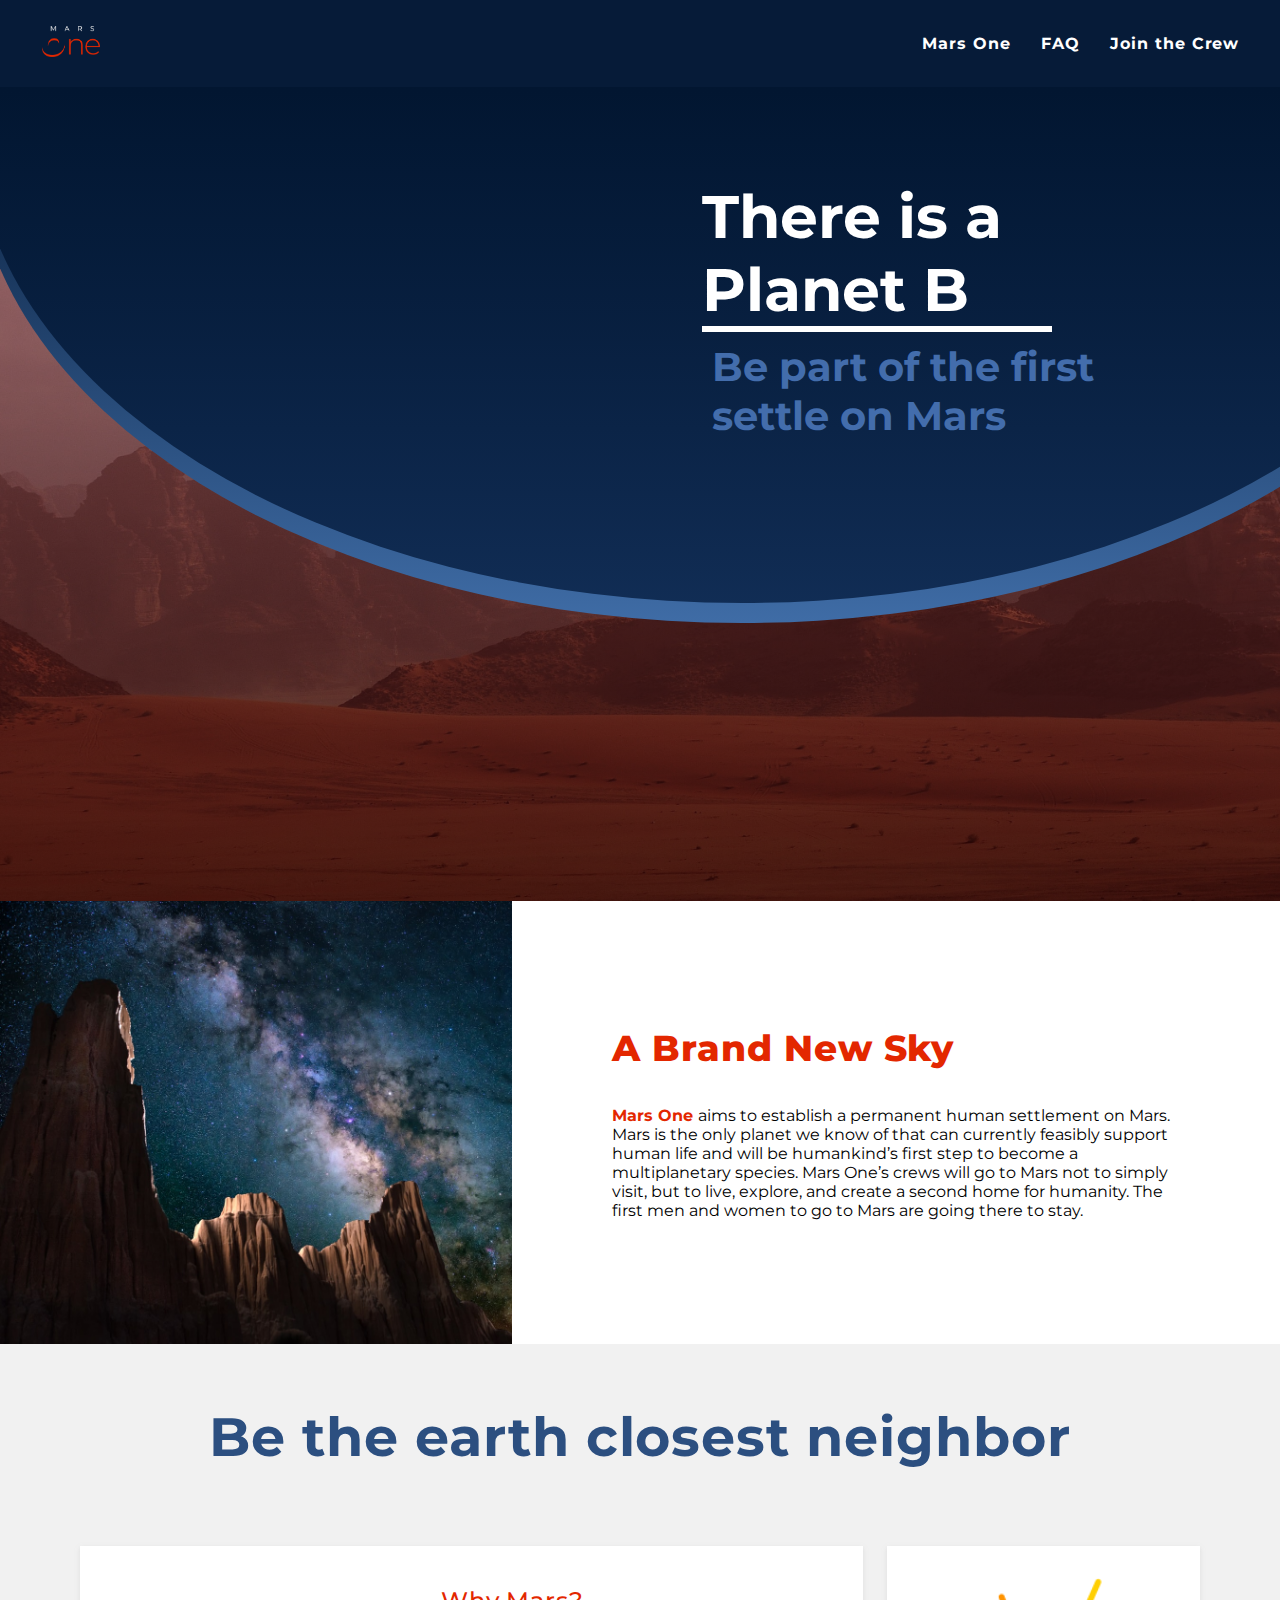
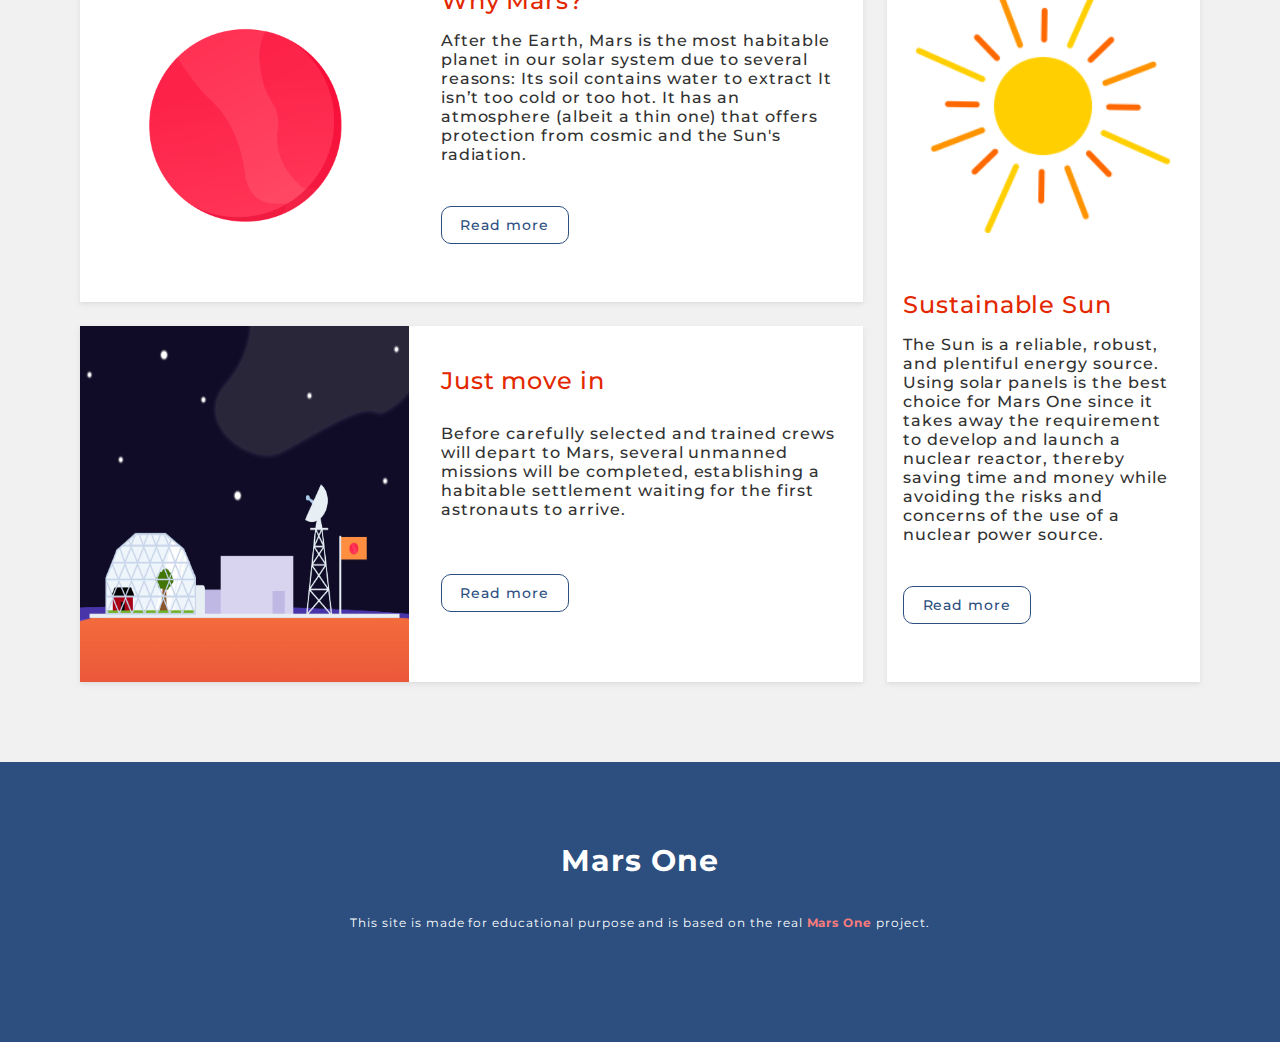
<file: index.html>
<!DOCTYPE html>
<html lang="en">
  <head>
    <meta charset="UTF-8" />
    <link rel="stylesheet" type="text/css" href="./styles/style.css" />

    <link
      href="https://fonts.googleapis.com/css?family=Montserrat:400,500,600,700&display=swap"
      rel="stylesheet"
    />

    <title>Mars One</title>
  </head>

<body>
    <!-- NAV -->
<div class="wrapper">

  <header class="main-header">
      <div class="header">
          <ul class="logo">
            <li>
              <img
                src="./images/header/logo-mars-one-transparent.png"
                alt="logo mars one"
                width="58"
                height="31"
              />
            </li>
          </ul>
          <nav class="navigation">
            <ul class="navigation__link-list">
              <li class="navigation__link-list__item">
                <a href="index.html">Mars One</a>
              </li>
              <li class="navigation__link-list__item">
                <a href="faq.html">FAQ</a>
              </li>
              <li class="navigation__link-list__item">
                <a href="contact.html">Join the Crew</a>
              </li>
            </ul>
          </nav>
        </div>
</header>

<main>
  <section class="banner">
      <div class="picture-space">
              <div class="picture-space__text">
              <h1 class="picture-space__text__title">
                There is a Planet B
              </h1>
              <p class="picture-space__text__paragraf">
                Be part of the first settle on Mars
              </p>
             </div>
      </div>
</section>

<section>
    <article class="article blogpost img-column reverse">
            <div class="img-text-container img-content">
              <h2>A Brand New Sky</h2>
              <p>
                <strong class="mars-one"> Mars One </strong> aims to establish a
                permanent human settlement on Mars. Mars is the only planet we
                know of that can currently feasibly support human life and will
                be humankind’s first step to become a multiplanetary species.
                Mars One’s crews will go to Mars not to simply visit, but to
                live, explore, and create a second home for humanity. The first
                men and women to go to Mars are going there to stay.
              </p>
            </div>

            <div class="img-child">
              <img
                src="./images/page-1/photo-1511798616182-aab3698ac53e.jpeg"
                alt="Moutains with galaxy in bakground "
              />
            </div>
     </article>
</section>

<section class="be-the-earth">
  <h2>Be the earth closest neighbor</h2>
</section>

<div class="page-inner1">
    <section class="grid">
        <article class="grid-items redsun">
            <div class="img-pic sun3">
              <img
                class="sun"
                src="./images/page-1/planet-red.png"
                alt="red sun"
              />
            </div>

            <div class="img-text">
              <h2>Why Mars?</h2>
              <p>
                After the Earth, Mars is the most habitable planet in our solar
                system due to several reasons: Its soil contains water to
                extract It isn’t too cold or too hot. It has an atmosphere
                (albeit a thin one) that offers protection from cosmic and the
                Sun's radiation.
              </p>
              <div><button class="btn">Read more</button></div>
            </div>
          </article>

          <article class="grid-items igloostars">
            <div class="img-pic">
              <img
                class="igloo"
                src="./images/page-1/base.jpg"
                alt="igloo with stars"
              />
            </div>

            <div class="img-text">
              <h2>Just move in</h2>
              <p>
                Before carefully selected and trained crews will depart to Mars,
                several unmanned missions will be completed, establishing a
                habitable settlement waiting for the first astronauts to arrive.
              </p>
              <div><button class="btn">Read more</button></div>
            </div>
          </article>

          <article class="grid-items happysun sunny">
            <div class="img-pic yellowsun">
              <img
                class="yellow-sun"
                src="./images/page-1/solar.png"
                alt="yellow sun "
              />
            </div>

            <div class="img-text sun-text">
              <h2>Sustainable Sun</h2>
              <p class="sun-paragraf">
                The Sun is a reliable, robust, and plentiful energy source.
                Using solar panels is the best choice for Mars One since it
                takes away the requirement to develop and launch a nuclear
                reactor, thereby saving time and money while avoiding the risks
                and concerns of the use of a nuclear power source.
              </p>
              <div><button class="btn">Read more</button></div>
            </div>
       </article>
    </section>
 </div>

</main>

<footer>
        <h2 class="bottom-text">Mars One</h2>

        <p class="bottom-paragraf">
          This site is made for educational purpose and is based on the real
          <strong class="footer-mars-one"> Mars One </strong> project.
        </p>
</footer>
</div>
</body>
</html>
</file>
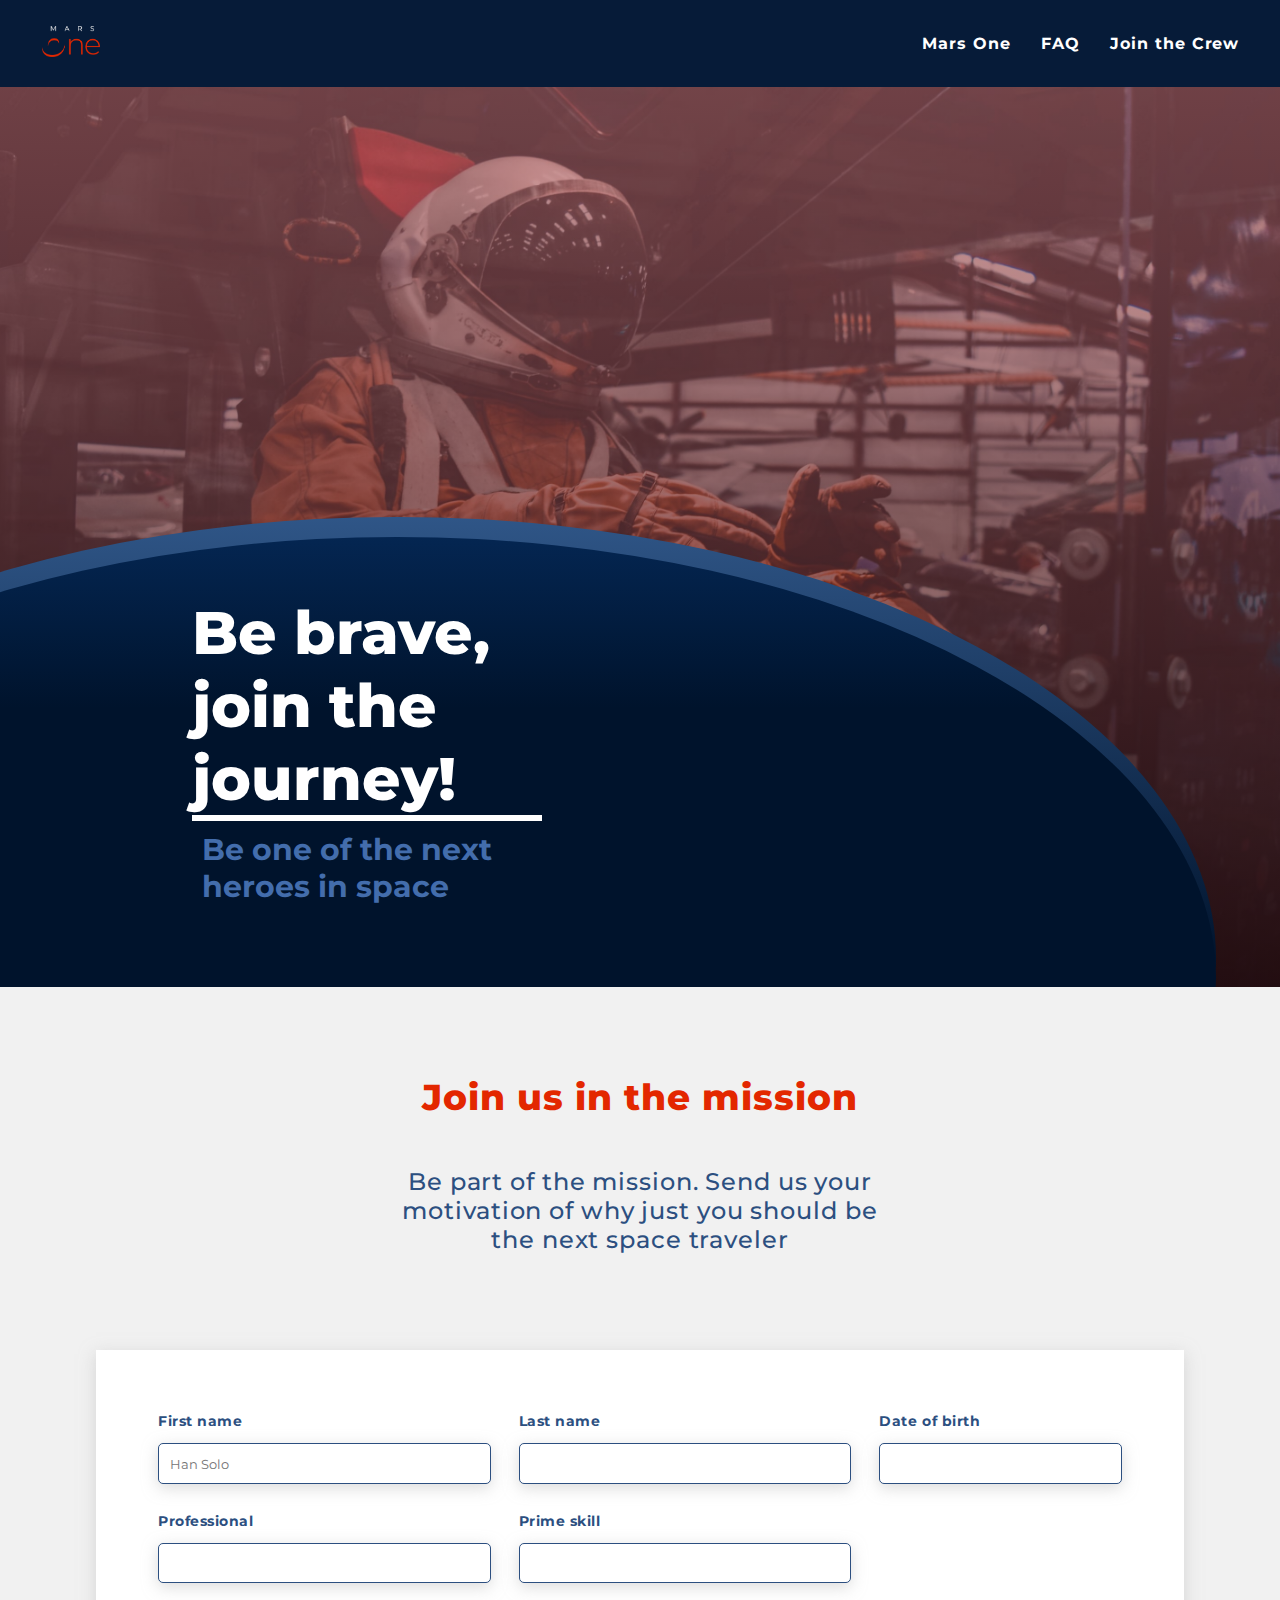
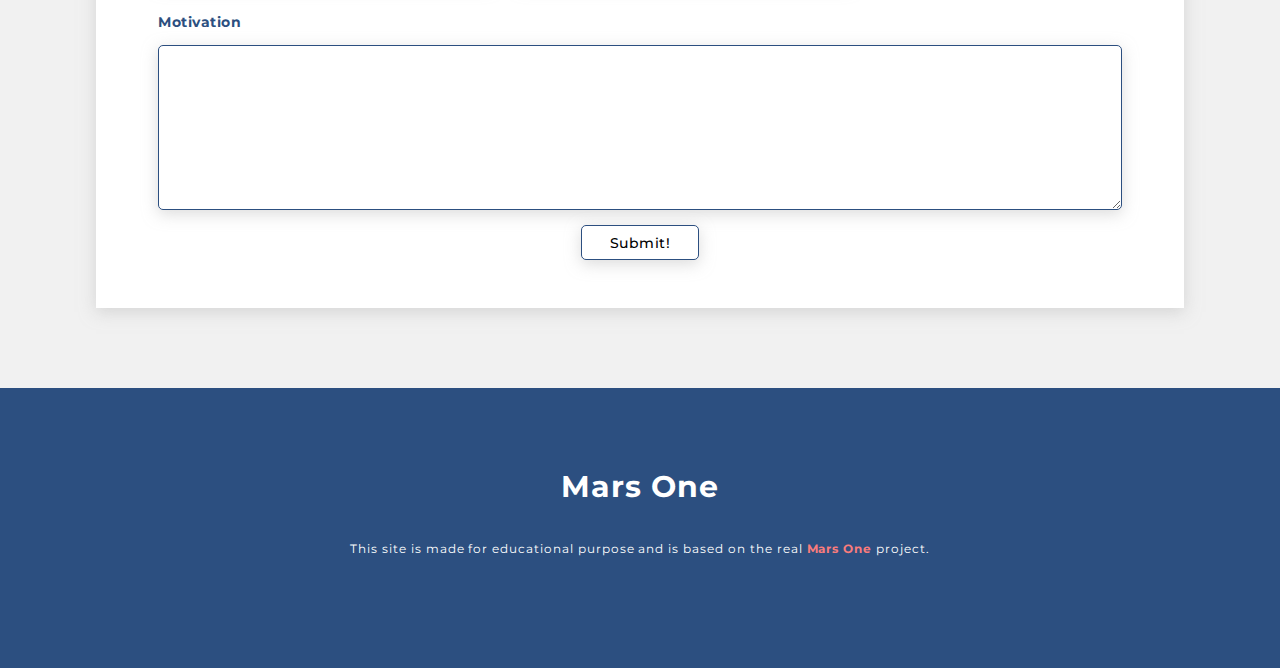
<file: contact.html>
<!DOCTYPE html>
<html lang="en">
  <head>
    <meta charset="UTF-8" />
    <link rel="stylesheet" type="text/css" href="./styles/style.css" />

    <link
      href="https://fonts.googleapis.com/css?family=Montserrat:400,500,600,700&display=swap"
      rel="stylesheet"
    />

    <title>Mars One</title>
  </head>

  <body>
    <!-- NAV -->

<div class="wrapper">
    <header class="main-header">
        <div class="header">
          <ul class="logo">
            <li>
              <img
                src="./images/header/logo-mars-one-transparent.png"
                alt="logo mars one"
                width="58"
                height="31"
              />
            </li>
          </ul>
          <nav class="navigation">
            <ul class="navigation__link-list">
              <li class="navigation__link-list__item">
                <a href="index.html">Mars One</a>
              </li>
              <li class="navigation__link-list__item">
                <a href="faq.html">FAQ</a>
              </li>
              <li class="navigation__link-list__item">
                <a href="contact.html">Join the Crew</a>
              </li>
            </ul>
          </nav>
        </div>
</header>

<main>

<section class="banner">
    <div class="picture-space3">
            <div class="picture-space__text3">
              <h1 class="picture-space__text__title3">
                Be brave, join the journey!
              </h1>
              <p class="picture-space__text__paragraf3">
                Be one of the next heroes in space
              </p>
            </div>
      </div>
</section>

<section class="join-text">
  <h2>Join us in the mission</h2>
    <p>
    Be part of the mission. Send us your motivation of why just you
    should be the next space traveler
    </p>
</section>

<div class="page-inner">
    <section class="form-grid">
          <form class="form-items" action="#" method="post">
            <section class="traveler-info">
              <label for="firstname" class="text">First name
                <input type="text" name="firstname"  id="firstname" class="input-info" placeholder="Han Solo"/>
              </label>

              <label for="lastname" class="text">Last name
                <input type="text" name="lastname" id="lastname" class="input-info"/>
              </label>

              <label for="dateofbirth" class="text">Date of birth
                <input type="text" name="dateofbirth" id="dateofbirth" class="input-info"/>
              </label>

              <label for="professional" class="text">Professional
                <input type="text" name="professional" id="professional"  class="input-info"/>
              </label>

              <label for="primeskill" class="text">Prime skill
                <input type="text" name="primeskill" id="primeskill"  class="input-info" />
              </label>
            </section>

            <section class="motivation">
              <label for="motivation" class="text">Motivation
               <textarea name="motivation" id="motivation"  cols="30" rows="7" class="motivation-input">
              </textarea>
              </label>
            </section>

            <section class="submitbtn">
              <input type="submit" value="Submit!" class="submit" />
            </section>
          </form>
  </section>
</div>


</main>

<footer>
        <h2 class="bottom-text">Mars One</h2>

        <p class="bottom-paragraf">
          This site is made for educational purpose and is based on the real
          <strong class="footer-mars-one"> Mars One </strong> project.
        </p>
</footer>

</div>
</body>
</html>
</file>
<file: styles/style.css>
@charset "UTF-8";
/*header nav*/
.main-header {
  position: -webkit-sticky;
  position: sticky;
  /* nav stannar kvar när man scrollar*/
  top: 0;
  /* början av scroll nav*/
  z-index: 2;
}

.header {
  background: #061b38;
  display: -webkit-box;
  display: -ms-flexbox;
  display: flex;
  -webkit-box-orient: vertical;
  -webkit-box-direction: normal;
      -ms-flex-direction: column;
          flex-direction: column;
  padding: 1em;
  -webkit-box-flex: 1;
      -ms-flex: 1 1 50%;
          flex: 1 1 50%;
}

@media (min-width: 480px) {
  .header {
    -webkit-box-pack: justify;
        -ms-flex-pack: justify;
            justify-content: space-between;
    -webkit-box-orient: horizontal;
    -webkit-box-direction: normal;
        -ms-flex-direction: row;
            flex-direction: row;
    padding: 10px 2% 10px 2%;
  }
}

.header .logo {
  padding: 1em;
  -webkit-box-pack: center;
      -ms-flex-pack: center;
          justify-content: center;
  text-align: center;
  list-style: none;
}

.navigation {
  -ms-flex-item-align: center;
      -ms-grid-row-align: center;
      align-self: center;
}

.navigation__link-list {
  padding: 0;
  list-style: none;
  display: -webkit-box;
  display: -ms-flexbox;
  display: flex;
  -webkit-box-pack: justify;
      -ms-flex-pack: justify;
          justify-content: space-between;
}

.navigation__link-list__item {
  padding: 0 5px 0 5px;
}

@media (min-width: 480px) {
  .navigation__link-list__item {
    padding: 0 15px 0 15px;
  }
}

.navigation__link-list__item a {
  text-decoration: none;
  color: white;
  letter-spacing: 0.96px;
  font-size: 16px;
  font-weight: bold;
}

.navigation__link-list__item a:hover {
  border-bottom: 3px solid #e32700;
}

.picture-space {
  display: -webkit-box;
  display: -ms-flexbox;
  display: flex;
  background-image: -webkit-gradient(linear, left top, left bottom, from(rgba(193, 85, 85, 0.52)), to(rgba(37, 1, 2, 0.73))), url("../images/page-1/hero-1-small.jpg");
  background-image: linear-gradient(to bottom, rgba(193, 85, 85, 0.52), rgba(37, 1, 2, 0.73)), url("../images/page-1/hero-1-small.jpg");
  background-repeat: no-repeat, repeat;
  background-size: cover;
  background-position: center;
  height: 100vh;
  -webkit-box-pack: end;
      -ms-flex-pack: end;
          justify-content: flex-end;
  -webkit-box-align: start;
      -ms-flex-align: start;
          align-items: flex-start;
  margin-top: -86px;
}

.picture-space::after {
  content: "";
  background-image: -webkit-gradient(linear, left top, left bottom, from(#00132c), to(rgba(21, 52, 98, 0.9)));
  background-image: linear-gradient(#00132c, rgba(21, 52, 98, 0.9));
  width: 100vw;
  height: 100vh;
  position: absolute;
  top: 0;
  -webkit-clip-path: ellipse(73% 47% at 57% 27%);
          clip-path: ellipse(73% 47% at 57% 27%);
}

.picture-space::before {
  content: "";
  width: 100vw;
  height: 100vh;
  background-image: -webkit-gradient(linear, left bottom, left top, from(#5e98e2), to(#00132c));
  background-image: linear-gradient(to top, #5e98e2 0%, #00132c 100%);
  position: absolute;
  top: 20px;
  -webkit-clip-path: ellipse(73% 47% at 57% 27%);
          clip-path: ellipse(73% 47% at 57% 27%);
}

@media (min-width: 700px) {
  .picture-space {
    background-image: -webkit-gradient(linear, left top, left bottom, from(rgba(193, 85, 85, 0.52)), to(rgba(37, 1, 2, 0.73))), url("../images/page-1/hero-1.jpg");
    background-image: linear-gradient(to bottom, rgba(193, 85, 85, 0.52), rgba(37, 1, 2, 0.73)), url("../images/page-1/hero-1.jpg");
  }
  .picture-space::after {
    -webkit-clip-path: ellipse(60% 53% at 58% 14%);
            clip-path: ellipse(60% 53% at 58% 14%);
  }
  .picture-space::before {
    -webkit-clip-path: ellipse(60% 53% at 58% 14%);
            clip-path: ellipse(60% 53% at 58% 14%);
  }
}

.picture-space__text {
  z-index: 1;
  text-align: start;
  color: #ffffff;
  padding-left: 5%;
  padding-top: 30%;
}

@media (min-width: 700px) {
  .picture-space__text {
    padding-right: 10%;
    padding-top: 30%;
  }
}

.picture-space__text .picture-space__text__title {
  font-size: 50px;
  border-bottom: 6px solid white;
  font-weight: bold;
  max-width: 350px;
}

@media (min-width: 700px) {
  .picture-space__text .picture-space__text__title {
    font-size: 60px;
  }
}

.picture-space__text .picture-space__text__paragraf {
  font-size: 30px;
  font-weight: bold;
  max-width: 350px;
  max-width: 450px;
}

@media (min-width: 700px) {
  .picture-space__text .picture-space__text__paragraf {
    font-size: 40px;
  }
}

@media (min-width: 700px) {
  .picture-space__text {
    text-align: start;
    padding-top: 14%;
  }
}

.picture-space__text p {
  padding: 10px;
  color: #436dac;
}

.img-column {
  display: -webkit-box;
  display: -ms-flexbox;
  display: flex;
  -webkit-box-orient: vertical;
  -webkit-box-direction: normal;
      -ms-flex-direction: column;
          flex-direction: column;
  -webkit-box-pack: center;
      -ms-flex-pack: center;
          justify-content: center;
  -webkit-box-flex: 1;
      -ms-flex: 1 1 50%;
          flex: 1 1 50%;
  background: white;
}

@media (min-width: 830px) {
  .img-column.reverse {
    -webkit-box-orient: horizontal;
    -webkit-box-direction: reverse;
        -ms-flex-direction: row-reverse;
            flex-direction: row-reverse;
  }
}

.img-column .img-child {
  -webkit-box-flex: 1;
      -ms-flex: 1 1 50%;
          flex: 1 1 50%;
}

@media (min-width: 830px) {
  .img-column .img-child {
    -webkit-box-flex: 1;
        -ms-flex: 1 1 40%;
            flex: 1 1 40%;
  }
}

.img-column .img-child img {
  width: 100%;
  height: 100%;
}

.img-text-container {
  display: -webkit-box;
  display: -ms-flexbox;
  display: flex;
  text-align: start;
  padding: 20px;
  -webkit-box-pack: center;
      -ms-flex-pack: center;
          justify-content: center;
  -webkit-box-orient: vertical;
  -webkit-box-direction: normal;
      -ms-flex-direction: column;
          flex-direction: column;
}

@media (min-width: 700px) {
  .img-text-container {
    display: -webkit-box;
    display: -ms-flexbox;
    display: flex;
    -webkit-box-orient: vertical;
    -webkit-box-direction: normal;
        -ms-flex-direction: column;
            flex-direction: column;
    -ms-flex-preferred-size: 60%;
        flex-basis: 60%;
    text-align: left;
  }
}

@media (min-width: 1200px) {
  .img-text-container {
    display: -webkit-box;
    display: -ms-flexbox;
    display: flex;
    -webkit-box-orient: vertical;
    -webkit-box-direction: normal;
        -ms-flex-direction: column;
            flex-direction: column;
    -ms-flex-preferred-size: 60%;
        flex-basis: 60%;
    padding: 100px;
    text-align: left;
  }
}

.img-content h2 {
  font-size: 36px;
  font-weight: 800;
  letter-spacing: 0.96px;
  color: #e32700;
  padding-bottom: 1em;
}

.img-content h2 p {
  font-size: 18px;
  letter-spacing: 0.96px;
  color: #323232;
}

.mars-one {
  color: #e32700;
}

.be-the-earth {
  background: #f1f1f1;
  padding: 30px;
  font-size: 26px;
  font-weight: 800;
  letter-spacing: 0.96px;
  text-align: center;
  color: #2c4f80;
}

@media (min-width: 830px) {
  .be-the-earth {
    padding: 60px;
    font-size: 36px;
  }
}

.grid {
  display: -ms-grid;
  display: grid;
  -ms-grid-rows: 1fr;
      grid-template-rows: 1fr;
  background: #f1f1f1;
  margin-bottom: 1em;
}

.grid-items {
  display: -ms-grid;
  display: grid;
  -ms-grid-rows: 1fr;
      grid-template-rows: 1fr;
  grid-gap: 1rem;
  background: white;
  margin: 1em;
}

.grid-items .sun, .grid-items .igloo, .grid-items .yellow-sun {
  width: 100%;
  height: 100%;
}

.grid-items .sun {
  margin-top: 1em;
  max-width: 200px;
  max-height: 200px;
}

.grid-items .yellow-sun {
  padding-top: 2em;
}

.grid-items .img-pic {
  display: -ms-grid;
  display: grid;
  -webkit-box-pack: center;
      -ms-flex-pack: center;
          justify-content: center;
}

.grid-items .img-text {
  display: -ms-grid;
  display: grid;
  justify-items: start;
  padding: 1em;
}

.grid-items .img-text .btn {
  background-color: white;
  font-weight: 500;
  font-size: 14px;
  color: #2c4f80;
  border: solid 1px #2c4f80;
  border-radius: 10px;
  height: 48px;
  width: 228px;
  letter-spacing: 0.96px;
  margin-top: 3em;
  margin-bottom: 3em;
}

@media screen and (min-width: 830px) {
  .grid-items .img-text .btn {
    height: 48px;
    width: 228px;
  }
}

@media screen and (min-width: 1100px) {
  .grid-items .img-text .btn {
    height: 38px;
    width: 128px;
  }
}

.grid-items .img-text h2 {
  font-size: 24px;
  font-weight: 500;
  letter-spacing: 0.96px;
  color: #e32700;
  padding-top: 1em;
}

.grid-items p {
  font-size: 16px;
  font-weight: 500;
  letter-spacing: 0.96px;
  color: #323232;
  padding-top: 1em;
}

@media screen and (min-width: 830px) {
  .grid {
    display: -ms-grid;
    display: grid;
    -ms-grid-rows: 1fr;
        grid-template-rows: 1fr;
        grid-template-areas: "row-1-left"  "row-2-left";
    background: #f1f1f1;
  }
  .grid .sun {
    -o-object-fit: cover;
       object-fit: cover;
    width: 100%;
    height: 100%;
    margin-top: 5em;
  }
  .grid .yellow-sun {
    max-width: 300px;
    max-height: 500px;
    -o-object-fit: contain;
       object-fit: contain;
  }
  .grid-items {
    display: -ms-grid;
    display: grid;
    -ms-grid-columns: 1.5fr 2fr;
        grid-template-columns: 1.5fr 2fr;
  }
  .grid-items .img-text {
    padding: 1em;
  }
}

@media screen and (min-width: 1200px) {
  .grid {
    display: -ms-grid;
    display: grid;
    -ms-grid-columns: 2fr 0.8fr;
        grid-template-columns: 2fr 0.8fr;
    -ms-grid-rows: 1fr 1fr;
        grid-template-rows: 1fr 1fr;
        grid-template-areas: "row-1-left row-1-right"  "row-2-left row-2-right";
    background: #f1f1f1;
    grid-gap: 1.5em;
    padding: 2em;
  }
}

@media screen and (min-width: 1200px) and (min-width: 1100px) {
  .grid {
    padding: 1em 5em 4em 5em;
  }
}

@media screen and (min-width: 1200px) and (min-width: 1500px) {
  .grid {
    padding: 2em 7em 4em 7em;
  }
}

@media screen and (min-width: 1200px) {
  .grid .sun, .grid .yellow-sun {
    width: 100%;
    height: 100%;
  }
}

@media screen and (min-width: 1200px) and (min-width: 1500px) {
  .grid .sun, .grid .yellow-sun {
    -o-object-fit: contain;
       object-fit: contain;
    width: 100%;
  }
}

@media screen and (min-width: 1200px) {
  .grid .sun {
    max-width: 200px;
    max-height: 200px;
    margin-top: 5em;
  }
  .redsun {
    grid-area: row-1-left;
    -webkit-box-shadow: 0 2px 4px 0 rgba(201, 201, 201, 0.5);
            box-shadow: 0 2px 4px 0 rgba(201, 201, 201, 0.5);
  }
  .igloostars {
    grid-area: row-2-left;
    -webkit-box-shadow: 0 2px 4px 0 rgba(201, 201, 201, 0.5);
            box-shadow: 0 2px 4px 0 rgba(201, 201, 201, 0.5);
  }
  .happysun {
    grid-area: row-1-right;
    grid-area: span 2;
    -webkit-box-shadow: 0 2px 4px 0 rgba(201, 201, 201, 0.5);
            box-shadow: 0 2px 4px 0 rgba(201, 201, 201, 0.5);
  }
  .grid-items {
    display: -ms-grid;
    display: grid;
    -ms-grid-columns: 1.5fr 2fr;
        grid-template-columns: 1.5fr 2fr;
    -ms-grid-rows: 1fr;
        grid-template-rows: 1fr;
    margin: unset;
  }
  .happysun {
    display: -ms-grid;
    display: grid;
    -ms-grid-columns: 1fr;
        grid-template-columns: 1fr;
    -ms-grid-rows: 1fr;
        grid-template-rows: 1fr;
  }
}

.page-inner1 {
  position: relative;
  max-width: 1600px;
  margin: 0 auto;
}

footer {
  padding: 40px;
  text-align: center;
  background: #2c4f80;
  color: white;
  max-width: 100%;
  padding-top: 5em;
  padding-bottom: 7em;
}

footer .bottom-text {
  font-size: 30px;
  font-weight: bold;
  letter-spacing: 0.96px;
  text-align: center;
}

footer .bottom-paragraf {
  font-size: 12px;
  font-weight: normal;
  letter-spacing: 0.96px;
  margin-top: 3em;
}

@media screen and (min-width: 700px) {
  footer {
    max-width: 100%;
  }
}

footer .footer-mars-one {
  color: #f97c7c;
}

.picture-space2 {
  display: -webkit-box;
  display: -ms-flexbox;
  display: flex;
  background-image: -webkit-gradient(linear, left top, left bottom, from(rgba(193, 85, 85, 0.52)), to(rgba(37, 1, 2, 0.73))), url("../images/page-2/hero-2.jpg");
  background-image: linear-gradient(to bottom, rgba(193, 85, 85, 0.52), rgba(37, 1, 2, 0.73)), url("../images/page-2/hero-2.jpg");
  background-repeat: no-repeat, repeat;
  background-size: cover;
  background-position: center;
  height: 100vh;
  -webkit-box-pack: end;
      -ms-flex-pack: end;
          justify-content: flex-end;
  -webkit-box-align: start;
      -ms-flex-align: start;
          align-items: flex-start;
}

.picture-space2::after {
  content: '';
  background-image: -webkit-gradient(linear, left top, left bottom, from(#00132c), to(rgba(21, 52, 98, 0.9)));
  background-image: linear-gradient(#00132c, rgba(21, 52, 98, 0.9));
  width: 100vw;
  height: 100vh;
  position: absolute;
  top: 0;
  -webkit-clip-path: ellipse(73% 47% at 57% 27%);
          clip-path: ellipse(73% 47% at 57% 27%);
}

.picture-space2::before {
  content: '';
  width: 100vw;
  height: 100vh;
  background-image: -webkit-gradient(linear, left bottom, left top, from(#5e98e2), to(#00132c));
  background-image: linear-gradient(to top, #5e98e2 0%, #00132c 100%);
  position: absolute;
  top: 20px;
  -webkit-clip-path: ellipse(73% 47% at 57% 27%);
          clip-path: ellipse(73% 47% at 57% 27%);
}

@media (min-width: 830px) {
  .picture-space2::after {
    -webkit-clip-path: ellipse(60% 53% at 58% 14%);
            clip-path: ellipse(60% 53% at 58% 14%);
  }
  .picture-space2::before {
    -webkit-clip-path: ellipse(60% 53% at 58% 14%);
            clip-path: ellipse(60% 53% at 58% 14%);
  }
}

.picture-space__text2 {
  z-index: 1;
  text-align: start;
  color: #ffffff;
  padding: 15vh 20vw 0 3em;
}

@media (min-width: 830px) {
  .picture-space__text2 {
    padding: 15vh 20vw 0 0;
  }
}

.picture-space__text2 .picture-space__text__title2 {
  font-size: 45px;
  border-bottom: 3px solid white;
  font-weight: bold;
}

.picture-space__text2 .picture-space__text__paragraf2 {
  font-size: 20px;
  font-weight: bold;
  max-width: 250px;
}

@media (min-width: 830px) {
  .picture-space__text2 {
    text-align: start;
  }
  .picture-space__text2 .picture-space__text__title2 {
    font-size: 60px;
    border-bottom: 6px solid white;
    font-weight: bold;
  }
  .picture-space__text2 .picture-space__text__paragraf2 {
    font-size: 30px;
    font-weight: bold;
    max-width: 350px;
  }
}

.picture-space__text2 p {
  padding: 10px;
  color: #436dac;
}

.faq {
  background: #f1f1f1;
  text-align: center;
  padding: 30px;
  color: #2c4f80;
  font-weight: 800;
  letter-spacing: 0.96px;
}

@media (min-width: 830px) {
  .faq {
    padding: 60px;
  }
}

.grid2 {
  display: -ms-grid;
  display: grid;
  grid-row-gap: 1rem;
  grid-column-gap: 3rem;
  background: #f1f1f1;
}

.grid2-items {
  display: -ms-grid;
  display: grid;
  background: white;
  margin: 0 1em 1em 1em;
}

.grid2-items p {
  font-size: 16px;
  font-weight: 500;
  letter-spacing: 0.59px;
  color: #323232;
  margin-top: 1em;
  margin-bottom: 1em;
}

@media (min-width: 830px) {
  .grid2-items p {
    margin-bottom: 0;
  }
}

.grid2-items h2 {
  font-size: 24px;
  font-weight: 500;
  letter-spacing: 0.96px;
  color: #e32700;
}

.grid2-items .astronauts {
  -o-object-fit: cover;
     object-fit: cover;
  width: 100%;
  height: auto;
}

.grid2-items .img2-pic {
  display: -ms-grid;
  display: grid;
  -webkit-box-pack: center;
      -ms-flex-pack: center;
          justify-content: center;
}

.grid2-items .img2-text {
  display: -ms-grid;
  display: grid;
  justify-items: start;
  padding: 1em;
}

.grid2-items .img2-text ul {
  list-style: none;
}

.grid2-items .img2-text ul li::before {
  content: "\2022";
  color: #e32700;
  display: inline-block;
  width: 1em;
  margin-left: -1em;
}

.grid2-items .img2-text li {
  font-weight: bold;
}

@media screen and (min-width: 830px) {
  .grid2 {
    display: -ms-grid;
    display: grid;
    grid-row-gap: 1rem;
    background: #f1f1f1;
  }
  .grid2 .astronauts {
    -o-object-fit: cover;
       object-fit: cover;
    width: 100%;
  }
}

@media screen and (min-width: 830px) and (min-width: 1100px) {
  .grid2 {
    display: -ms-grid;
    display: grid;
    -ms-grid-columns: 1fr 2fr;
        grid-template-columns: 1fr 2fr;
    -ms-grid-rows: 1fr 1fr;
        grid-template-rows: 1fr 1fr;
        grid-template-areas: "row-1-left row-1-right"  "row-2-left row-2-right";
    background: #f1f1f1;
  }
  .grid2 .astronauts {
    -o-object-fit: cover;
       object-fit: cover;
    width: 100%;
    height: 170px;
  }
  .article1 {
    -ms-grid-row: 1;
    -ms-grid-column: 2;
    grid-area: row-1-right;
    -webkit-box-shadow: 0 2px 4px 0 rgba(145, 145, 145, 0.5);
            box-shadow: 0 2px 4px 0 rgba(145, 145, 145, 0.5);
  }
  .article2 {
    -ms-grid-row: 2;
    -ms-grid-column: 2;
    grid-area: row-2-right;
    -webkit-box-shadow: 0 2px 4px 0 rgba(145, 145, 145, 0.5);
            box-shadow: 0 2px 4px 0 rgba(145, 145, 145, 0.5);
  }
  .article2 .astronauts {
    -o-object-fit: cover;
       object-fit: cover;
    width: 100%;
    height: 100%;
  }
  .article3 {
    -ms-grid-row: 1;
    -ms-grid-column: 1;
    grid-area: row-1-left;
    grid-area: span 2;
    -webkit-box-shadow: 0 2px 4px 0 rgba(145, 145, 145, 0.5);
            box-shadow: 0 2px 4px 0 rgba(145, 145, 145, 0.5);
    padding: 5em 3em 7em 3em;
  }
  .grid2-items {
    display: -ms-grid;
    display: grid;
    -ms-grid-rows: 1fr;
        grid-template-rows: 1fr;
    margin: 1em 0 1em 0em;
    padding: 0;
  }
  .grid2-items .img2-text {
    padding: 2em;
  }
}

@media screen and (min-width: 830px) and (min-width: 1100px) and (min-width: 1300px) {
  .grid2-items .img2-text {
    padding: 3em;
  }
}

@media screen and (min-width: 830px) {
  .hero {
    display: -ms-grid;
    display: grid;
    -ms-grid-columns: 1fr 1fr;
        grid-template-columns: 1fr 1fr;
  }
}

.img-text3 h2 {
  font-size: 24px;
  font-weight: 500;
  color: #e32700;
}

.img-text3 p {
  font-size: 16px;
  font-weight: 500;
  letter-spacing: 0.96px;
  color: #323232;
  padding-top: 1em;
}

.what-to-do {
  padding-top: 3em;
}

.img-column2 {
  display: -webkit-box;
  display: -ms-flexbox;
  display: flex;
  -webkit-box-orient: vertical;
  -webkit-box-direction: normal;
      -ms-flex-direction: column;
          flex-direction: column;
  -webkit-box-flex: 1;
      -ms-flex: 1 1 50%;
          flex: 1 1 50%;
  background: white;
}

@media (min-width: 830px) {
  .img-column2.row2 {
    -webkit-box-orient: horizontal;
    -webkit-box-direction: normal;
        -ms-flex-direction: row;
            flex-direction: row;
    margin-top: 1em;
  }
}

.img-column2 .galaxy {
  -webkit-box-flex: 1;
      -ms-flex: 1 1 50%;
          flex: 1 1 50%;
}

@media (min-width: 830px) {
  .img-column2 .galaxy {
    -webkit-box-flex: 1;
        -ms-flex: 1 1 40%;
            flex: 1 1 40%;
  }
}

.img-column2 .img-text3 {
  display: -webkit-box;
  display: -ms-flexbox;
  display: flex;
  text-align: start;
  padding: 20px;
  -webkit-box-pack: center;
      -ms-flex-pack: center;
          justify-content: center;
  -webkit-box-orient: vertical;
  -webkit-box-direction: normal;
      -ms-flex-direction: column;
          flex-direction: column;
}

@media (min-width: 830px) {
  .img-column2 .img-text3 {
    display: -webkit-box;
    display: -ms-flexbox;
    display: flex;
    -webkit-box-orient: vertical;
    -webkit-box-direction: normal;
        -ms-flex-direction: column;
            flex-direction: column;
    -ms-flex-preferred-size: 60%;
        flex-basis: 60%;
    text-align: start;
  }
}

.galaxy {
  background-image: radial-gradient(circle at 50% 39%, #072142, #00132c 101%);
  display: -ms-grid;
  display: grid;
  grid: 1fr/1fr;
  place-items: center;
  padding: 2em 0em 2em 0em;
}

@media (min-width: 1300px) {
  .galaxy {
    padding: 4em 0em 4em 0em;
  }
}

.sun1 {
  width: 48px;
  height: 48px;
  -ms-grid-column: 1;
  grid-column: 1;
  -ms-grid-row: 1;
  grid-row: 1;
  display: -ms-grid;
  display: grid;
  -webkit-box-pack: center;
      -ms-flex-pack: center;
          justify-content: center;
  -ms-flex-line-pack: center;
      align-content: center;
}

.orb {
  -ms-grid-column: 1;
  grid-column: 1;
  -ms-grid-row: 1;
  grid-row: 1;
  border-radius: 100%;
  -webkit-animation: move-planet linear infinite;
          animation: move-planet linear infinite;
}

.planet {
  border-radius: 100%;
  position: absolute;
  left: 50%;
  top: -10px;
}

.earth.orb {
  height: 200px;
  width: 200px;
  -webkit-animation-duration: 7s;
          animation-duration: 7s;
}

.earth .planet {
  height: 30px;
  width: 30px;
}

.mars.orb {
  height: 280px;
  width: 280px;
  -webkit-animation-duration: 10s;
          animation-duration: 10s;
}

.mars .planet {
  height: 30px;
  width: 30px;
}

@-webkit-keyframes move-planet {
  100% {
    -webkit-transform: rotate(360deg);
            transform: rotate(360deg);
  }
}

@keyframes move-planet {
  100% {
    -webkit-transform: rotate(360deg);
            transform: rotate(360deg);
  }
}

.picture-space3 {
  display: -webkit-box;
  display: -ms-flexbox;
  display: flex;
  background-image: -webkit-gradient(linear, left top, left bottom, from(rgba(193, 85, 85, 0.52)), to(rgba(37, 1, 2, 0.73))), url("../images/page-3/hero-3-small.jpg");
  background-image: linear-gradient(to bottom, rgba(193, 85, 85, 0.52), rgba(37, 1, 2, 0.73)), url("../images/page-3/hero-3-small.jpg");
  background-repeat: no-repeat, repeat;
  background-size: cover;
  background-position: center;
  height: 100vh;
  -webkit-box-pack: start;
      -ms-flex-pack: start;
          justify-content: flex-start;
  -webkit-box-align: end;
      -ms-flex-align: end;
          align-items: flex-end;
}

.picture-space3::after {
  content: "";
  background-image: -webkit-gradient(linear, left bottom, left top, color-stop(31%, #00132c), to(#0f57b4));
  background-image: linear-gradient(to top, #00132c 31%, #0f57b4 100%);
  width: 100vw;
  height: 100vh;
  position: absolute;
  -webkit-clip-path: ellipse(64% 49% at 31% 99%);
          clip-path: ellipse(64% 49% at 31% 99%);
}

.picture-space3::before {
  content: "";
  width: 100vw;
  height: 100vh;
  background-image: -webkit-gradient(linear, left top, left bottom, from(#5e98e2), to(#00132c));
  background-image: linear-gradient(to bottom, #5e98e2 0%, #00132c 100%);
  position: absolute;
  bottom: -107px;
  -webkit-clip-path: ellipse(64% 49% at 31% 99%);
          clip-path: ellipse(64% 49% at 31% 99%);
}

@media (min-width: 480px) {
  .picture-space3::before {
    bottom: -67px;
  }
}

@media (min-width: 700px) {
  .picture-space3 {
    background-image: -webkit-gradient(linear, left top, left bottom, from(rgba(193, 85, 85, 0.52)), to(rgba(37, 1, 2, 0.73))), url("../images/page-3/hero-3.jpg");
    background-image: linear-gradient(to bottom, rgba(193, 85, 85, 0.52), rgba(37, 1, 2, 0.73)), url("../images/page-3/hero-3.jpg");
  }
}

.picture-space__text3 {
  z-index: 1;
  text-align: start;
  color: #ffffff;
  padding: 0 0em 8vh 15vw;
}

.picture-space__text3 .picture-space__text__title3 {
  font-size: 45px;
  border-bottom: 3px solid white;
  font-weight: bold;
  max-width: 250px;
}

.picture-space__text3 .picture-space__text__paragraf3 {
  font-size: 20px;
  font-weight: bold;
  max-width: 250px;
}

@media (min-width: 700px) {
  .picture-space__text3 {
    text-align: start;
  }
  .picture-space__text3 .picture-space__text__title3 {
    font-size: 60px;
    border-bottom: 6px solid white;
    font-weight: 800;
    max-width: 350px;
  }
  .picture-space__text3 .picture-space__text__paragraf3 {
    font-size: 30px;
    font-weight: bold;
    max-width: 350px;
  }
}

.picture-space__text3 p {
  padding: 10px;
  color: #436dac;
}

.join-text {
  display: -webkit-box;
  display: -ms-flexbox;
  display: flex;
  -webkit-box-orient: vertical;
  -webkit-box-direction: normal;
      -ms-flex-direction: column;
          flex-direction: column;
  text-align: center;
  padding: 1em;
  background: #f1f1f1;
  -webkit-box-flex: 1;
      -ms-flex: 1 1 50%;
          flex: 1 1 50%;
}

.join-text h2 {
  font-size: 36px;
  font-weight: 800;
  letter-spacing: 0.96px;
  text-align: center;
  color: #e32700;
  margin-top: 2em;
}

.join-text p {
  font-size: 24px;
  font-weight: 500;
  letter-spacing: 0.89px;
  color: #2c4f80;
  max-width: 500px;
  -ms-flex-item-align: center;
      -ms-grid-row-align: center;
      align-self: center;
  margin: 2em 0 2em 0;
}

@media (min-width: 830px) {
  .join-text {
    margin-right: 5em;
    margin-left: 5em;
  }
}

body {
  background: #f1f1f1;
}

.form-grid {
  display: -ms-grid;
  display: grid;
  -webkit-box-shadow: 0 4px 15px 0 rgba(185, 185, 185, 0.5);
          box-shadow: 0 4px 15px 0 rgba(185, 185, 185, 0.5);
  background-color: #ffffff;
  margin: 2em;
}

@media screen and (min-width: 800px) {
  .form-grid {
    margin: 2em 4em 5em 4em;
    padding: 2em;
  }
}

@media screen and (min-width: 1200px) {
  .form-grid {
    margin: 2em 6em 5em 6em;
    padding: 2em;
  }
}

.form-grid .traveler-info {
  display: -ms-grid;
  display: grid;
  padding: 1em;
}

.form-grid .traveler-info .text {
  font-size: 14px;
  font-weight: bold;
  letter-spacing: 0.52px;
  color: #2c4f80;
  text-align: left;
  padding: 1em;
}

.form-grid .traveler-info .text .input-info {
  padding: 0.7rem;
  border-radius: 5px;
  border: 1px solid #2c4f80;
  width: 100%;
  margin-top: 1em;
  -webkit-box-shadow: 0 4px 15px 0 rgba(185, 185, 185, 0.5);
          box-shadow: 0 4px 15px 0 rgba(185, 185, 185, 0.5);
}

@media screen and (min-width: 800px) {
  .form-grid .traveler-info {
    display: -ms-grid;
    display: grid;
    -ms-grid-columns: 2fr 2fr 1.5fr;
        grid-template-columns: 2fr 2fr 1.5fr;
    -ms-grid-rows: 1fr 1fr;
        grid-template-rows: 1fr 1fr;
  }
}

@media screen and (min-width: 1200px) {
  .form-grid .traveler-info {
    display: -ms-grid;
    display: grid;
    -ms-grid-columns: 2fr 2fr 1.5fr;
        grid-template-columns: 2fr 2fr 1.5fr;
    -ms-grid-rows: 1fr 1fr;
        grid-template-rows: 1fr 1fr;
  }
}

.form-grid .motivation {
  display: -ms-grid;
  display: grid;
  padding: 0 1em 1em 1em;
}

.form-grid .motivation .text {
  font-size: 14px;
  font-weight: bold;
  letter-spacing: 0.52px;
  color: #2c4f80;
  text-align: left;
  padding: 0 1em 1em 1em;
}

.form-grid .motivation .text .motivation-input {
  padding: 0.5rem;
  border-radius: 5px;
  border: 1px solid #2c4f80;
  width: 100%;
  height: 100%;
  margin-top: 1em;
  -webkit-box-shadow: 0 4px 15px 0 rgba(185, 185, 185, 0.5);
          box-shadow: 0 4px 15px 0 rgba(185, 185, 185, 0.5);
}

.submitbtn {
  display: -ms-grid;
  display: grid;
  -webkit-box-pack: center;
      -ms-flex-pack: center;
          justify-content: center;
  padding: 1em;
}

.submitbtn .submit {
  padding: 0.5rem 2em 0.5em 2em;
  border-radius: 5px;
  border: 1px solid #2c4f80;
  background-color: white;
  -webkit-box-shadow: 0 4px 15px 0 rgba(185, 185, 185, 0.5);
          box-shadow: 0 4px 15px 0 rgba(185, 185, 185, 0.5);
  width: 100%;
  height: 100%;
  font-size: 14px;
  font-weight: 500;
  letter-spacing: 0.52px;
}

.page-inner {
  position: relative;
  max-width: 1300px;
  margin: 0 auto;
}

* {
  margin: 0;
  -webkit-box-sizing: border-box;
          box-sizing: border-box;
  font-family: "Montserrat", sans-serif;
}

.wrapper {
  width: 100%;
  margin: 0 auto;
}
/*# sourceMappingURL=style.css.map */
</file>
